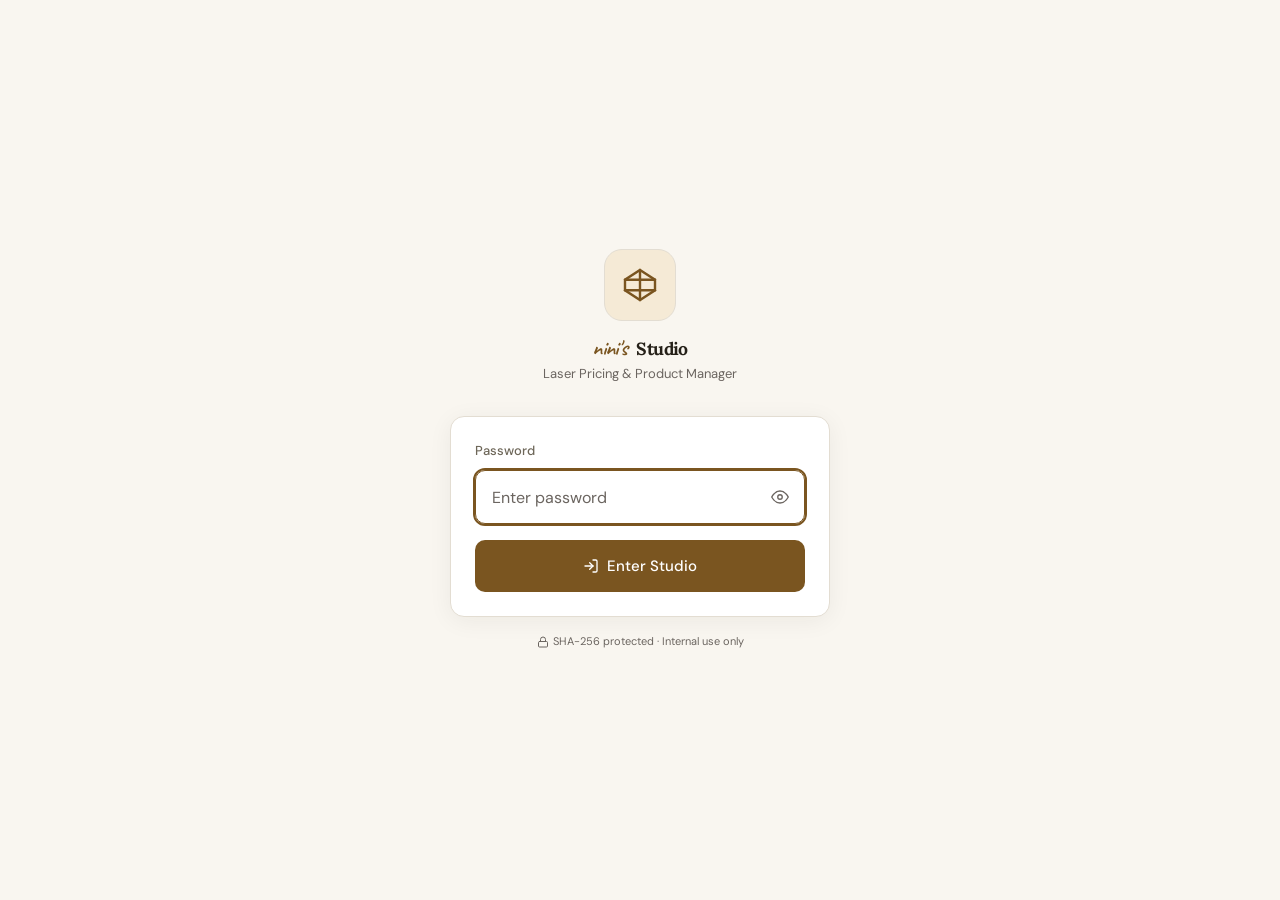
<file: index.html>
<!DOCTYPE html>
<html lang="en">
<head>
<meta charset="UTF-8">
<meta http-equiv="refresh" content="0;url=login.html">
<title>nini's Studio</title>
</head>
<body>
<script>window.location.replace('login.html');</script>
</body>
</html>
</file>
<file: style.css>
/* ============================================================
   nini's Studio — Shared Design System  |  Mobile-first
   ============================================================ */

/* ── Reset ── */
*, *::before, *::after { box-sizing: border-box; margin: 0; padding: 0; }
html { -webkit-text-size-adjust: 100%; scroll-behavior: smooth; }
img, svg { display: block; }
input, button, select, textarea { font: inherit; }
button { cursor: pointer; }
a { color: inherit; text-decoration: none; }

/* ── Tokens ── */
:root {
  --bg:           #F9F6F0;
  --surface:      #FFFFFF;
  --surface2:     #F4F1EB;
  --surface3:     #EDE9E0;
  --border:       #E3DDD2;
  --border2:      #C8C1B4;

  --text:         #252018;
  --text-2:       #6E6759;
  --text-3:       #6B6560;

  --accent:       #7A5520;
  --accent-light: #F5EAD6;
  --accent-mid:   #9B6B2E;
  --accent-dark:  #7A5520;

  --danger:       #9B2335;
  --danger-light: #FBECEE;
  --danger-border:#E8A0A8;

  --warn:         #7A6610;
  --warn-light:   #FFFBE8;
  --warn-border:  #EDD97A;

  --ok:           #1E6641;
  --ok-light:     #E8F4ED;
  --ok-border:    #74C69A;

  --info:         #185FA5;
  --info-light:   #E6F1FB;
  --info-border:  #85B7EB;

  /* Slider zone colours */
  --zone-good:  #74C69A;
  --zone-great: #85B7EB;

  /* Type */
  --font-sans:  'DM Sans', system-ui, sans-serif;
  --font-serif: 'Lora', Georgia, serif;
  --font-brand: 'Caveat', cursive;

  /* Space scale */
  --s1:4px; --s2:8px; --s3:12px; --s4:16px;
  --s5:20px; --s6:24px; --s7:32px; --s8:48px; --s9:64px;

  /* Radii */
  --r-xs:4px; --r-sm:6px; --r-md:10px; --r-lg:14px; --r-xl:20px;

  /* Touch target */
  --touch: 48px;

  /* Navigation bar */
  --nav-h: 60px;

  /* Price bar height — mobile: top(40)+3×row(58)+save(50)+vat(20) = 278px */
  --bar-h: 278px;

  /* Accessible input borders (WCAG 3:1) */
  --border-input:   #767068;
  --border-input-f: #7A5520;
}

/* Price bar collapses to 1 row on tablet */
@media (min-width: 600px) {
  :root { --bar-h: 164px; }
}

/* ── Base ── */
body {
  font-family: var(--font-sans);
  font-size: 15px;
  line-height: 1.6;
  color: var(--text);
  background: var(--bg);
  min-height: 100vh;
  padding-bottom: var(--nav-h);
}
body.has-bar {
  padding-bottom: var(--bar-h); /* nav is hidden on mobile, so no nav-h offset */
}
/* Hide bottom nav while creating/editing a product (mobile only) */
body.has-bar .bottom-nav {
  display: none;
}
@media (min-width: 600px) {
  body.has-bar {
    padding-bottom: calc(var(--nav-h) + var(--bar-h));
  }
  body.has-bar .bottom-nav {
    display: flex;
  }
}

/* ── Typography ── */
.font-serif { font-family: var(--font-serif); }
.font-brand { font-family: var(--font-brand); }
h1 { font-family:var(--font-serif); font-size:clamp(1.4rem,5vw,1.75rem); font-weight:700; letter-spacing:-.02em; line-height:1.15; }
h2 { font-family:var(--font-serif); font-size:clamp(1.1rem,4vw,1.35rem); font-weight:700; letter-spacing:-.01em; line-height:1.2; }
h3 { font-size:1rem; font-weight:500; }
.label-caps { font-size:10px; font-weight:500; text-transform:uppercase; letter-spacing:.1em; color:var(--text-2); }
.text-muted  { color:var(--text-2); }
.text-faint  { color:var(--text-3); }
.text-accent { color:var(--accent); }
.text-danger { color:var(--danger); }
.text-ok     { color:var(--ok); }

/* ── Layout ── */
.page-wrap {
  width: 100%;
  max-width: 720px;
  margin: 0 auto;
  padding: var(--s3) var(--s3) var(--s5);
}
@media (min-width: 480px) { .page-wrap { padding: var(--s4); } }
@media (min-width: 640px) { .page-wrap { padding: var(--s5) var(--s5) var(--s6); } }
@media (min-width: 960px) { .page-wrap { max-width: 960px; padding: var(--s7) var(--s5); } }

/* ── Top header ── */
.topbar {
  position: sticky; top: 0; z-index: 60;
  background: var(--surface);
  border-bottom: 1px solid var(--border);
  display: flex; align-items: center; gap: var(--s2);
  padding: 0 var(--s3); height: 52px; min-width: 0;
}
@media (min-width: 480px) { .topbar { padding: 0 var(--s4); height: 56px; gap: var(--s3); } }

.topbar-brand { display:flex; align-items:baseline; gap:3px; flex-shrink:0; }
.brand-nini { font-family:var(--font-brand); font-size:1.4rem; font-weight:600; color:var(--accent); line-height:1; }
.brand-word { font-family:var(--font-serif); font-size:1.1rem; font-weight:700; color:var(--text); line-height:1; }

.topbar-title {
  font-size: 14px; font-weight: 500;
  flex: 1; min-width: 0;
  white-space: nowrap; overflow: hidden; text-overflow: ellipsis;
  padding: 0 var(--s2);
}
@media (min-width: 480px) { .topbar-title { font-size: 15px; } }

.topbar-action { margin-left: auto; flex-shrink: 0; }

.back-btn {
  display: inline-flex; align-items: center; gap: var(--s1);
  height: 44px; padding: 0 var(--s3);
  border-radius: var(--r-sm); font-size: 13px; font-weight: 500;
  color: var(--text-2); border: 1px solid var(--border);
  background: var(--surface2); transition: background .12s, color .12s;
  flex-shrink: 0; white-space: nowrap;
}
@media (min-width: 480px) { .back-btn { gap: var(--s2); padding: 0 var(--s3); } }
.back-btn:hover { background:var(--accent-light); color:var(--accent); border-color:var(--accent-mid); }
.back-btn:focus-visible { outline: 2px solid var(--border-input-f); outline-offset: 2px; }
.back-btn svg { width:14px; height:14px; stroke:currentColor; fill:none; stroke-width:2; stroke-linecap:round; }

/* ── Bottom navigation ── */
.bottom-nav {
  position: fixed; bottom: 0; left: 0; right: 0; z-index: 70;
  height: var(--nav-h);
  background: var(--surface);
  border-top: 1px solid var(--border);
  display: flex; align-items: stretch;
}
.nav-item {
  flex: 1; display: flex; flex-direction: column;
  align-items: center; justify-content: center; gap: 2px;
  font-size: 10px; font-weight: 500; color: var(--text-3);
  text-decoration: none; transition: color .15s;
  -webkit-tap-highlight-color: transparent; position: relative;
}
.nav-item svg { width:22px; height:22px; stroke:currentColor; fill:none; stroke-width:1.8; stroke-linecap:round; stroke-linejoin:round; }
.nav-item.active { color: var(--accent); }
.nav-item:focus-visible { outline: 2px solid var(--border-input-f); outline-offset: -3px; }
.nav-item.active::before {
  content: ''; position: absolute; top: 0; left: 20%; right: 20%;
  height: 2px; background: var(--accent); border-radius: 0 0 2px 2px;
}
.nav-item.fab .fab-circle {
  width: 44px; height: 44px; border-radius: 50%;
  background: var(--accent); color: white;
  display: flex; align-items: center; justify-content: center;
  box-shadow: 0 2px 12px rgba(122,85,32,.35);
  transition: background .15s, transform .1s;
}
.nav-item.fab:active .fab-circle { transform: scale(.93); }
.nav-item.fab .fab-circle svg { stroke: white; width: 22px; height: 22px; }
.nav-item.fab span { font-size: 9px; color: var(--text-3); margin-top: 1px; }

/* ── Cards ── */
.card { background:var(--surface); border:1px solid var(--border); border-radius:var(--r-lg); overflow:hidden; }
.card + .card { margin-top: var(--s2); }
@media (min-width: 480px) { .card + .card { margin-top: var(--s3); } }

.card-header {
  display: flex; align-items: center; gap: var(--s3);
  padding: var(--s3) var(--s3) var(--s3) var(--s4);
  min-height: var(--touch);
}
@media (min-width: 480px) { .card-header { padding: var(--s4) var(--s4) var(--s4) var(--s5); } }
.card-header.clickable { cursor:pointer; -webkit-tap-highlight-color:transparent; user-select:none; }
.card-header.clickable:active { background:var(--surface2); }
.card-body { padding: 0 var(--s3) var(--s3); }
@media (min-width: 480px) { .card-body { padding: 0 var(--s5) var(--s5); } }
.card-title { font-size:10px; font-weight:500; text-transform:uppercase; letter-spacing:.1em; color:var(--text-2); }
.card-chevron { margin-left:auto; width:18px; height:18px; stroke:var(--text-3); fill:none; stroke-width:2; stroke-linecap:round; transition:transform .2s; flex-shrink:0; }
.card.collapsed .card-chevron { transform: rotate(-90deg); }
.card.collapsed .card-body    { display: none; }
.card-badge { margin-left:auto; background:var(--accent-light); color:var(--accent); font-size:11px; font-weight:500; padding:2px var(--s3); border-radius:var(--r-xl); }

/* ── Form elements ── */
.field { margin-bottom: var(--s4); }
.field:last-child { margin-bottom: 0; }
.field-label { display:block; font-size:12px; font-weight:500; color:var(--text-2); margin-bottom:var(--s2); }

.input {
  width:100%; height:var(--touch);
  border:1.5px solid var(--border-input); border-radius:var(--r-md);
  padding: 0 var(--s4); font-size:16px; color:var(--text); background:var(--bg);
  transition: border-color .15s, background .15s; -webkit-appearance: none;
}
.input:focus { border-color:var(--border-input-f); background:var(--surface); outline:2px solid var(--border-input-f); outline-offset:0; }
.input.err   { border-color:var(--danger); outline:2px solid var(--danger); outline-offset:0; }
.input::placeholder { color:var(--text-3); }

.select {
  width:100%; height:var(--touch);
  border:1.5px solid var(--border-input); border-radius:var(--r-md);
  padding: 0 36px 0 var(--s4); font-size:16px; color:var(--text); background:var(--bg);
  transition: border-color .15s; -webkit-appearance:none;
  background-image: url("data:image/svg+xml,%3Csvg width='12' height='8' viewBox='0 0 12 8' fill='none' xmlns='http://www.w3.org/2000/svg'%3E%3Cpath d='M1 1L6 6L11 1' stroke='%236B6560' stroke-width='1.8' stroke-linecap='round'/%3E%3C/svg%3E");
  background-repeat: no-repeat; background-position: right 14px center;
}
.select:focus { border-color:var(--border-input-f); outline:2px solid var(--border-input-f); outline-offset:0; }
.select.err   { border-color:var(--danger); }

.input-group {
  display:flex; align-items:stretch;
  border:1.5px solid var(--border-input); border-radius:var(--r-md);
  background:var(--bg); overflow:hidden; transition:border-color .15s;
}
.input-group:focus-within { border-color:var(--border-input-f); background:var(--surface); outline:2px solid var(--border-input-f); outline-offset:0; }
.input-group.err { border-color:var(--danger); outline:2px solid var(--danger); outline-offset:0; }
.input-group__affix {
  display:flex; align-items:center; padding:0 var(--s2);
  font-size:12px; color:var(--text-3);
  background:var(--surface2); border-right:1px solid var(--border);
  white-space:nowrap; flex-shrink:0;
}
.input-group__affix.suf { border-left:1px solid var(--border); border-right:none; }
.input-group input { flex:1; min-width:0; border:none; outline:none; padding:0 var(--s2); height:44px; font-size:16px; background:transparent; color:var(--text); -webkit-appearance:none; }
.input-group.compact .input-group__affix { padding:0 var(--s2); font-size:11px; }
.input-group.compact input { height:44px; font-size:16px; width:60px; }

.form-row { display:flex; flex-direction:column; gap:var(--s2); margin-bottom:var(--s4); }
.form-row:last-child { margin-bottom:0; }
.form-row__label { font-size:13px; color:var(--text-2); font-weight:500; }
.form-row__controls { display:flex; align-items:center; gap:var(--s2); flex-wrap:wrap; }
.form-row__hint { font-size:11px; color:var(--text-3); }
@media (min-width: 560px) {
  .form-row { flex-direction:row; align-items:flex-start; padding-top:2px; }
  .form-row__label { min-width:130px; flex-shrink:0; padding-top:10px; }
  .form-row__controls { flex:1; }
  .form-row > div:last-child { flex:1; }
}

/* ── Buttons ── */
.btn {
  display:inline-flex; align-items:center; justify-content:center; gap:var(--s2);
  height:var(--touch); padding:0 var(--s4);
  border-radius:var(--r-md); font-size:14px; font-weight:500;
  border:1.5px solid var(--border); background:var(--surface); color:var(--text);
  transition:background .12s, border-color .12s, transform .1s;
  white-space:nowrap; -webkit-tap-highlight-color:transparent;
}
.btn:active { transform:scale(.97); }
.btn:hover  { background:var(--surface2); }
.btn:focus-visible          { outline:2px solid var(--border-input-f); outline-offset:2px; }
.btn--primary               { background:var(--accent); border-color:var(--accent); color:white; }
.btn--primary:hover         { background:var(--accent-mid); border-color:var(--accent-mid); }
.btn--primary:focus-visible { outline:2px solid #fff; outline-offset:2px; }
.btn--danger:hover          { background:var(--danger-light); border-color:var(--danger-border); color:var(--danger); }
.btn--ghost                 { border:none; background:none; color:var(--text-3); height:36px; padding:0 var(--s2); }
.btn--ghost:hover           { background:var(--danger-light); color:var(--danger); }
.btn--sm                    { height:36px; padding:0 var(--s3); font-size:13px; }
.btn--sm svg                { width:13px; height:13px; }
.btn svg                    { width:16px; height:16px; stroke:currentColor; fill:none; stroke-width:2; stroke-linecap:round; }
.btn.loading                { opacity:.7; pointer-events:none; }

/* ── Toggle switch ── */
.toggle-row { display:flex; align-items:flex-start; gap:var(--s4); padding:var(--s2) 0; }
.toggle-switch {
  -webkit-appearance:none; appearance:none; border:none; padding:0;
  position:relative; display:inline-block; width:44px; height:26px;
  border-radius:13px; background:var(--border2);
  cursor:pointer; flex-shrink:0; transition:background .2s;
  margin-top:1px; vertical-align:middle;
}
.toggle-switch.on { background:var(--accent); }
.toggle-switch:focus-visible { outline:2px solid var(--border-input-f); outline-offset:2px; }
.toggle-switch::after {
  content:''; position:absolute;
  width:20px; height:20px; background:white; border-radius:50%;
  top:3px; left:3px; transition:left .2s;
  box-shadow:0 1px 4px rgba(0,0,0,.2);
}
.toggle-switch.on::after { left:21px; }
.toggle-label { font-size:14px; flex:1; }
.toggle-label small { display:block; font-size:12px; color:var(--text-3); margin-top:1px; }

/* ── Badge ── */
.badge { display:inline-flex; align-items:center; gap:4px; padding:3px 10px; border-radius:var(--r-xl); font-size:11px; font-weight:500; }
.badge--danger { background:var(--danger-light); color:var(--danger); }
.badge--warn   { background:var(--warn-light);   color:var(--warn); }
.badge--ok     { background:var(--ok-light);     color:var(--ok); }
.badge--info   { background:var(--info-light);   color:var(--info); }
.badge--accent { background:var(--accent-light); color:var(--accent); }

/* ── Divider ── */
.divider { border:none; border-top:1px solid var(--border); margin:var(--s4) 0; }
.divider--dashed { border-top-style:dashed; border-color:var(--border2); }

/* ── Alerts ── */
.val-banner { display:none; background:var(--danger-light); border:1px solid var(--danger-border); border-radius:var(--r-md); padding:var(--s4); margin-bottom:var(--s4); }
.val-banner.show   { display:block; }
.val-banner__title { font-size:13px; font-weight:500; color:var(--danger); margin-bottom:var(--s2); }
.val-banner__list  { list-style:none; }
.val-banner__list li { font-size:13px; color:var(--danger); display:flex; align-items:center; gap:var(--s2); padding:2px 0; }
.val-banner__list li::before { content:''; width:5px; height:5px; border-radius:50%; background:var(--danger); flex-shrink:0; }
.alert { padding:var(--s3) var(--s4); border-radius:var(--r-sm); font-size:13px; display:none; }
.alert.show    { display:block; }
.alert--danger { background:var(--danger-light); border:1px solid var(--danger-border); color:var(--danger); }
.alert--warn   { background:var(--warn-light);   border:1px solid var(--warn-border);   color:var(--warn); }

/* ── Loading overlay ── */
.db-overlay {
  position:fixed; inset:0; z-index:300;
  background:rgba(249,246,240,.96); backdrop-filter:blur(4px);
  display:flex; flex-direction:column; align-items:center; justify-content:center;
  gap:var(--s4); transition:opacity .3s;
}
.db-overlay.hidden { opacity:0; pointer-events:none; }
.db-overlay p { font-size:14px; font-weight:500; color:var(--text); }
.spinner { width:32px; height:32px; border:3px solid var(--border); border-top-color:var(--accent); border-radius:50%; animation:spin .7s linear infinite; }
.spinner--sm { width:18px; height:18px; border-width:2px; }
@keyframes spin { to { transform:rotate(360deg); } }

/* ── Toast ── */
.toast {
  position:fixed; top:60px; right:var(--s3); z-index:200;
  display:flex; align-items:center; gap:var(--s2);
  padding:6px 14px; border-radius:var(--r-xl);
  font-size:12px; font-weight:500; border:1px solid;
  transition:opacity .25s, transform .25s;
  opacity:0; transform:translateY(-6px); pointer-events:none;
  max-width: calc(100vw - 2*var(--s3));
}
.toast.show   { opacity:1; transform:none; }
.toast.saving { background:var(--warn-light);   border-color:var(--warn-border);   color:var(--warn); }
.toast.saved  { background:var(--ok-light);     border-color:var(--ok-border);     color:var(--ok); }
.toast.err    { background:var(--danger-light); border-color:var(--danger-border); color:var(--danger); }

/* ── Margin / risk slider (range 50–85) ── */
.slider-wrap-mobile { position:relative; padding:8px 0 4px; margin-bottom:6px; }
.risk-track {
  position:absolute; left:0; right:0; top:24px;
  height:8px; border-radius:4px; pointer-events:none;
  /* good zone 50–67 = 48.57%, great zone 67–85 = 51.43% */
  background: linear-gradient(to right,
    var(--zone-good)  0% 48.57%,
    var(--zone-great) 48.57% 100%
  );
}
input[type=range].risk-slider {
  -webkit-appearance:none; appearance:none;
  width:100%; height:40px; background:transparent; cursor:pointer; position:relative;
}
input[type=range].risk-slider::-webkit-slider-runnable-track { height:8px; border-radius:4px; background:transparent; }
input[type=range].risk-slider::-webkit-slider-thumb {
  -webkit-appearance:none;
  width:30px; height:30px; border-radius:50%;
  background:white; border:3px solid var(--thumb-color, var(--ok));
  box-shadow:0 2px 10px rgba(0,0,0,.2); margin-top:-11px;
  cursor:pointer; transition:border-color .2s, transform .1s;
}
input[type=range].risk-slider:active::-webkit-slider-thumb { transform:scale(1.1); }
input[type=range].risk-slider::-moz-range-track { height:8px; border-radius:4px; background:transparent; }
input[type=range].risk-slider::-moz-range-thumb {
  width:30px; height:30px; border-radius:50%;
  border:3px solid var(--thumb-color, var(--ok));
  background:white; box-shadow:0 2px 10px rgba(0,0,0,.2); cursor:pointer;
}
input[type=range].risk-slider:focus-visible { outline:2px solid var(--border-input-f); outline-offset:3px; border-radius:4px; }

.slider-ticks-mobile { display:flex; position:relative; height:20px; margin-bottom:4px; }
.slider-tick-m { position:absolute; transform:translateX(-50%); font-size:10px; color:var(--text-3); }
.zone-labels { display:flex; font-size:10px; margin-top:2px; }
.zone-label-item { text-align:center; flex:1; }
.zone-label-item.good  { color:var(--ok); }
.zone-label-item.great { color:var(--info); }

.margin-big { display:flex; align-items:center; justify-content:space-between; margin-bottom:14px; gap:10px; }
.margin-pct-large { font-family:var(--font-serif); font-size:clamp(2rem,8vw,3rem); font-weight:700; line-height:1; transition:color .2s; }
.margin-mult-line { font-size:14px; font-weight:500; color:var(--text-2); margin-top:3px; transition:color .2s; }

.risk-pill-large {
  display:inline-flex; flex-direction:column; align-items:center;
  padding:8px 14px; border-radius:var(--r-md);
  font-size:13px; font-weight:500; line-height:1.3;
  text-align:center; border:1.5px solid; min-width:80px;
}
.risk-pill-large small { font-size:10px; font-weight:400; margin-top:2px; opacity:.8; }
.risk-pill-large.good  { background:var(--ok-light);   color:var(--ok);   border-color:var(--ok-border); }
.risk-pill-large.great { background:var(--info-light); color:var(--info); border-color:var(--info-border); }

.risk-pill { display:inline-flex; align-items:center; gap:var(--s2); padding:4px 10px; border-radius:var(--r-xl); font-size:12px; font-weight:500; }
.risk-pill.good  { background:var(--ok-light);   color:var(--ok);   border:1px solid var(--ok-border); }
.risk-pill.great { background:var(--info-light); color:var(--info); border:1px solid var(--info-border); }

/* ── Rec price strip ── */
.rec-strip { display:grid; grid-template-columns:1fr; gap:var(--s2); }
@media (min-width: 400px) { .rec-strip { grid-template-columns:repeat(3,1fr); } }
.rec-card { border-radius:var(--r-sm); padding:var(--s3) var(--s4); border:1px solid; }
.rec-card--ok    { background:var(--warn-light);  border-color:var(--warn-border); }
.rec-card--good  { background:var(--ok-light);    border-color:var(--ok-border); }
.rec-card--great { background:var(--info-light);  border-color:var(--info-border); }
.rec-mult-label { font-size:9px; font-weight:500; text-transform:uppercase; letter-spacing:.08em; margin-bottom:2px; }
.rec-card--ok .rec-mult-label    { color:var(--warn); }
.rec-card--good .rec-mult-label  { color:var(--ok); }
.rec-card--great .rec-mult-label { color:var(--info); }
.rec-price { font-family:var(--font-serif); font-size:1.2rem; font-weight:700; line-height:1.1; }
.rec-card--ok .rec-price    { color:var(--warn); }
.rec-card--good .rec-price  { color:var(--ok); }
.rec-card--great .rec-price { color:var(--info); }
.rec-desc { font-size:11px; margin-top:1px; }
.rec-card--ok .rec-desc    { color:var(--warn); }
.rec-card--good .rec-desc  { color:var(--ok); }
.rec-card--great .rec-desc { color:var(--info); }

/* ── Product grid ── */
.product-grid { display:grid; grid-template-columns:1fr 1fr; gap:var(--s2); }
@media (min-width: 500px) { .product-grid { gap:var(--s3); } }
@media (min-width: 640px) { .product-grid { grid-template-columns:repeat(3,1fr); gap:var(--s4); } }
@media (min-width: 960px) { .product-grid { grid-template-columns:repeat(4,1fr); } }

.product-card {
  background:var(--surface); border:1px solid var(--border); border-radius:var(--r-lg);
  overflow:hidden; display:flex; flex-direction:column;
  transition:transform .15s, border-color .15s; position:relative;
}
.product-card:hover { transform:translateY(-2px); border-color:var(--border2); }
.product-card__img { width:100%; aspect-ratio:1; object-fit:cover; background:var(--surface2); }
.product-card__no-img { width:100%; aspect-ratio:1; background:var(--surface2); display:flex; flex-direction:column; align-items:center; justify-content:center; gap:var(--s1); color:var(--text-3); font-size:10px; }
.product-card__no-img svg { width:26px; height:26px; stroke:var(--border2); fill:none; stroke-width:1.5; stroke-linecap:round; }
.product-card__body { padding:var(--s2); flex:1; display:flex; flex-direction:column; }
@media (min-width: 480px) { .product-card__body { padding:var(--s3); } }
.product-card__name { font-family:var(--font-serif); font-size:.9rem; font-weight:700; line-height:1.2; margin-bottom:var(--s1); }
.product-card__mat  { font-size:10px; color:var(--text-3); margin-bottom:var(--s2); white-space:nowrap; overflow:hidden; text-overflow:ellipsis; }
.product-card__price-row { display:flex; justify-content:space-between; align-items:baseline; font-size:10px; color:var(--text-2); padding:2px 0; }
.product-card__price-row span:last-child { font-weight:500; color:var(--text); font-size:11px; }
.product-card__price-override { color:var(--accent) !important; }
.product-card__footer { margin-top:var(--s2); padding-top:var(--s2); border-top:1px solid var(--border); display:flex; align-items:center; justify-content:space-between; flex-wrap:wrap; gap:var(--s1); }
.product-card__actions { display:flex; gap:var(--s1); }

.icon-btn { width:44px; height:44px; border-radius:var(--r-sm); border:1px solid var(--border); background:var(--surface2); color:var(--text-2); display:flex; align-items:center; justify-content:center; transition:background .12s, color .12s; }
.icon-btn svg { width:13px; height:13px; stroke:currentColor; fill:none; stroke-width:2; stroke-linecap:round; }
.icon-btn:hover.edit { background:var(--accent-light); color:var(--accent); border-color:var(--accent-mid); }
.icon-btn:hover.del  { background:var(--danger-light); color:var(--danger); border-color:var(--danger-border); }
.icon-btn:focus-visible { outline:2px solid var(--border-input-f); outline-offset:2px; }

.rank-badge { position:absolute; top:var(--s2); left:var(--s2); font-size:10px; font-weight:500; color:white; background:rgba(0,0,0,.42); backdrop-filter:blur(4px); border-radius:var(--r-xl); padding:2px 8px; opacity:0; transition:opacity .2s; }
.sorting-margin .rank-badge { opacity:1; }
.card-new { background:var(--surface); border:2px dashed var(--border2); border-radius:var(--r-lg); aspect-ratio:1; display:flex; flex-direction:column; align-items:center; justify-content:center; gap:var(--s2); cursor:pointer; color:var(--text-3); font-size:11px; transition:border-color .15s, background .15s, color .15s; -webkit-tap-highlight-color:transparent; }
.card-new:hover { border-color:var(--accent-mid); background:var(--accent-light); color:var(--accent); }

/* ════════════════════════════════════════════
   STICKY PRICE BAR
   Mobile: stacked rows. Tablet 600px+: 3 cols.
════════════════════════════════════════════ */
.price-bar {
  position: fixed;
  bottom: var(--nav-h); /* sits on top of the bottom nav */
  left: 0; right: 0;
  z-index: 65;
  background: var(--surface);
  border-top: 1px solid var(--border);
  box-shadow: 0 -4px 20px rgba(37,32,24,.07);
}

/* Top strip: cost / margin */
.price-bar__top {
  display: flex; align-items: center; gap: var(--s3);
  padding: 0 var(--s4); height: 40px;
  background: var(--surface2); border-bottom: 1px solid var(--border);
}
.price-bar__cost { font-size:12px; color:var(--text-2); white-space:nowrap; }
.price-bar__cost strong { color:var(--text); font-weight:500; }
.price-bar__margin { margin-left:auto; display:flex; align-items:center; gap:var(--s2); }
.price-bar__pct { font-family:var(--font-serif); font-size:1rem; font-weight:700; line-height:1; transition:color .2s; }
.price-bar__risk { font-size:11px; font-weight:500; padding:2px 8px; border-radius:var(--r-xl); transition:background .2s, color .2s; }

/* Channel list: vertical stack on mobile */
.price-bar__channels { display:flex; flex-direction:column; }

/* Each channel: 2-col grid — left(label+price) / right(input+profit) */
.price-bar__channel {
  display: grid;
  grid-template-columns: 1fr 1fr;
  align-items: start;
  padding: 7px var(--s4);
  gap: var(--s3);
  border-bottom: 1px solid var(--border);
  /* Subtle left border accent per channel */
  border-left: 3px solid transparent;
}
.price-bar__channel:last-child { border-bottom: none; }
.ch--fair { border-left-color: var(--ok-border); }
.ch--etsy { border-left-color: var(--danger-border); }
.ch--web  { border-left-color: var(--info-border); }

/* Left column */
.price-bar__ch-left { display:flex; flex-direction:column; gap:2px; min-width:0; }

.price-bar__ch-label {
  display: flex; align-items: center; gap: 4px;
  font-size: 9px; font-weight: 600;
  text-transform: uppercase; letter-spacing: .08em;
  line-height: 1; margin-bottom: 1px;
}
.ch--fair .price-bar__ch-label { color:var(--ok); }
.ch--etsy .price-bar__ch-label { color:var(--danger); }
.ch--web  .price-bar__ch-label { color:var(--info); }
.ch-icon { width:11px; height:11px; stroke:currentColor; fill:none; stroke-width:2; stroke-linecap:round; stroke-linejoin:round; flex-shrink:0; }

.price-bar__ch-price-row { display:flex; align-items:baseline; gap:5px; flex-wrap:nowrap; }
.price-bar__ch-price { font-family:var(--font-serif); font-size:1.2rem; font-weight:700; line-height:1; white-space:nowrap; transition:color .2s; }
.price-bar__ch-vat  { font-size:9px; color:var(--text-3); white-space:nowrap; flex-shrink:0; }

/* Right column */
.price-bar__ch-right { display:flex; flex-direction:column; gap:4px; }

.price-bar__ch-input {
  display:flex; align-items:center;
  width:100%; height:40px;
  border:1.5px solid var(--border-input); border-radius:var(--r-md);
  background:var(--surface); overflow:hidden;
  transition:border-color .15s, box-shadow .15s;
}
.price-bar__ch-input:focus-within { border-color:var(--border-input-f); box-shadow:0 0 0 2px var(--accent-light); }
.price-bar__ch-input span { padding:0 var(--s2) 0 var(--s3); font-size:13px; color:var(--text-3); flex-shrink:0; user-select:none; }
.price-bar__ch-input input {
  flex:1; min-width:0; border:none; outline:none;
  padding:0 var(--s2) 0 0; height:100%;
  font-size:15px; font-family:var(--font-sans);
  background:transparent; color:var(--text);
}
.price-bar__ch-input input::placeholder { color:var(--text-3); font-size:12px; }

/* Smart rounding chips */
.ch-rounds { display:flex; gap:4px; flex-wrap:wrap; min-height:0; }
.round-chip {
  display:inline-flex; align-items:center;
  height:22px; padding:0 8px; border-radius:11px;
  border:1px solid var(--border2); background:var(--surface2);
  color:var(--text-2); font-size:11px; font-weight:500;
  font-family:var(--font-serif);
  cursor:pointer; white-space:nowrap;
  transition:background .12s, border-color .12s, color .12s;
}
.round-chip:hover { background:var(--accent-light); border-color:var(--accent-mid); color:var(--accent); }
.round-chip:active { transform:scale(.95); }

/* Profit / hint line */
.ch-profit {
  font-size:10px; line-height:1.3; min-height:14px;
  display:flex; align-items:baseline; gap:5px; flex-wrap:wrap;
}
.ch-profit--bad { color:var(--danger); font-weight:500; }
.ch-profit__keep { color:var(--text-2); }
.ch-profit__keep strong { font-family:var(--font-serif); font-size:12px; font-weight:700; color:var(--ok); }
.ch-profit__margin { font-size:10px; color:var(--text-3); }

/* VAT footer */
.price-bar__vat-note {
  text-align:center; font-size:10px; color:var(--text-3);
  padding:4px var(--s4);
  border-top:1px solid var(--border);
  background:var(--surface2);
}

/* Full-width save button */
.price-bar__save-row {
  padding: var(--s2) var(--s3);
  border-top: 1px solid var(--border);
}
.price-bar__save {
  display:flex; align-items:center; justify-content:center; gap:var(--s2);
  width:100%; height:44px; border-radius:var(--r-md);
  font-size:15px; font-weight:500; font-family:var(--font-sans);
  background:var(--accent); border:none; color:white;
  cursor:pointer; transition:background .12s, transform .1s;
}
.price-bar__save:hover   { background:var(--accent-mid); }
.price-bar__save:active  { transform:scale(.98); }
.price-bar__save.loading { opacity:.7; pointer-events:none; }
.price-bar__save:focus-visible { outline:2px solid white; outline-offset:2px; }
.price-bar__save svg { width:16px; height:16px; stroke:white; fill:none; stroke-width:2; stroke-linecap:round; }

/* Tablet 600px+: 3 columns side by side */
@media (min-width: 600px) {
  .price-bar__channels { flex-direction:row; border-bottom:1px solid var(--border); }
  .price-bar__channel {
    flex:1; display:flex; flex-direction:column;
    border-bottom:none; border-right:1px solid var(--border); border-left:none;
    padding:var(--s2) var(--s3); gap:3px;
    /* Keep channel accent as top border on tablet */
    border-top:2px solid transparent;
  }
  .ch--fair { border-top-color:var(--ok-border); }
  .ch--etsy { border-top-color:var(--danger-border); }
  .ch--web  { border-top-color:var(--info-border); }
  .price-bar__channel:last-child { border-right:none; }
  .price-bar__ch-left  { width:100%; }
  .price-bar__ch-right { width:100%; }
  .price-bar__ch-input { height:34px; }
  .price-bar__ch-input input { font-size:13px; }
  .round-chip { height:20px; font-size:10px; padding:0 6px; }
  .ch-profit { font-size:9px; }
  .ch-profit__keep strong { font-size:11px; }
  .price-bar__save-row { padding:var(--s2) var(--s4); }
}

/* ── Popover ── */
.info-wrap { position:relative; }
.info-btn { width:20px; height:20px; border-radius:50%; border:1px solid var(--border); background:var(--surface2); color:var(--text-3); font-size:10px; cursor:pointer; display:flex; align-items:center; justify-content:center; font-family:Georgia,serif; font-style:italic; user-select:none; transition:background .15s; }
.info-btn:hover, .info-btn.open { background:var(--accent-light); border-color:var(--accent-mid); color:var(--accent); }
.popover {
  display:none; position:absolute; bottom:calc(100% + 8px); right:0;
  width:min(260px, 90vw);
  background:#1E1A14; border-radius:var(--r-md); padding:var(--s4);
  font-size:12px; line-height:1.5; z-index:200;
  box-shadow:0 -4px 32px rgba(0,0,0,.25);
}
.popover.open { display:block; }
.popover::after { content:''; position:absolute; bottom:-5px; right:7px; width:10px; height:10px; background:#1E1A14; transform:rotate(45deg); border-radius:2px; }
.pop-section   { font-size:9px; text-transform:uppercase; letter-spacing:.1em; color:rgba(255,255,255,.55); margin:6px 0 4px; }
.pop-row       { display:flex; justify-content:space-between; padding:2px 0; border-bottom:1px solid rgba(255,255,255,.06); color:rgba(255,255,255,.65); font-size:11.5px; }
.pop-row.bold  { color:rgba(255,255,255,.9); font-weight:500; border-color:rgba(255,255,255,.12); }
.pop-row.grand { border-top:1px solid rgba(255,255,255,.2); border-bottom:none; margin-top:4px; padding-top:5px; font-weight:500; color:white; }
.pop-row.profit-row  { color:#74C69A; font-weight:500; border-bottom:none; padding-top:4px; }
.pop-row.price-net   { color:rgba(255,255,255,.75); font-size:11.5px; }
.pop-row.price-gross { color:white; font-size:13px; font-weight:700; border-top:1px solid rgba(255,255,255,.2); margin-top:4px; padding-top:6px; border-bottom:none; }
.pop-divider { height:1px; background:rgba(255,255,255,.12); margin:6px 0; }
.pop-space   { height:4px; }

/* ── Image upload ── */
.img-upload { border:2px dashed var(--border2); border-radius:var(--r-md); padding:var(--s3); display:flex; align-items:center; gap:var(--s3); position:relative; cursor:pointer; transition:border-color .15s, background .15s; }
@media (min-width: 480px) { .img-upload { padding:var(--s4); gap:var(--s4); } }
.img-upload:hover, .img-upload.drag { border-color:var(--accent-mid); background:var(--accent-light); }
.img-upload input[type=file] { position:absolute; inset:0; opacity:0; cursor:pointer; width:100%; height:100%; }
.img-thumb { width:60px; height:60px; border-radius:var(--r-sm); border:1px solid var(--border); background:var(--surface2); flex-shrink:0; overflow:hidden; display:flex; flex-direction:column; align-items:center; justify-content:center; gap:var(--s1); color:var(--text-3); font-size:9px; }
@media (min-width: 480px) { .img-thumb { width:72px; height:72px; font-size:10px; } }
.img-thumb svg { width:20px; height:20px; stroke:var(--border2); fill:none; stroke-width:1.5; stroke-linecap:round; }
.img-thumb img { width:100%; height:100%; object-fit:cover; display:none; }
.img-thumb img.show { display:block; }
.img-info { flex:1; min-width:0; }
.img-info-title { font-size:13px; font-weight:500; color:var(--text); margin-bottom:2px; }
.img-info-sub   { font-size:11px; color:var(--text-3); margin-bottom:var(--s2); }
.img-actions    { display:flex; gap:var(--s2); flex-wrap:wrap; position:relative; z-index:1; }
.img-success    { font-size:11px; color:var(--ok); font-weight:500; margin-top:var(--s1); display:none; }
.img-success.show { display:block; }

/* ── Pcs override ── */
.pcs-override { display:none; margin-top:8px; padding:10px 12px; background:var(--surface2); border-radius:var(--r-sm); border:1px solid var(--border); }
.pcs-override.show { display:block; }
.pcs-override__row { display:flex; align-items:center; gap:10px; flex-wrap:wrap; }
.pcs-override__label { font-size:13px; color:var(--text-2); flex:1; min-width:140px; }
.pcs-override__default { font-size:11px; color:var(--text-3); margin-top:4px; }

/* ── Settings: fee channels ── */
.fee-channels { display:flex; flex-direction:column; gap:10px; }
.fee-channel { background:var(--surface); border:1.5px solid var(--border); border-radius:var(--r-md); overflow:hidden; }
.fee-ch-header { display:flex; align-items:center; padding:10px 14px; gap:10px; }
.fee-ch-icon { width:36px; height:36px; border-radius:var(--r-sm); display:flex; align-items:center; justify-content:center; flex-shrink:0; }
.fee-ch-icon svg { width:18px; height:18px; stroke:currentColor; fill:none; stroke-width:1.8; stroke-linecap:round; }
.fee-ch-icon.fair { background:#E8F4ED; color:var(--ok); }
.fee-ch-icon.etsy { background:var(--danger-light); color:var(--danger); }
.fee-ch-icon.web  { background:var(--info-light); color:var(--info); }
.fee-ch-name    { font-size:14px; font-weight:500; color:var(--text); }
.fee-ch-summary { font-size:11px; color:var(--text-3); margin-top:1px; }
.fee-ch-total   { margin-left:auto; font-size:14px; font-weight:700; font-family:var(--font-serif); flex-shrink:0; }
.fee-ch-total.zero { color:var(--ok); }
.fee-ch-total.low  { color:var(--ok); }
.fee-ch-total.mid  { color:var(--warn); }
.fee-ch-total.high { color:var(--danger); }
.fee-ch-body { border-top:1px solid var(--border); padding:10px 14px; background:var(--surface2); }
.fee-row { display:flex; align-items:center; justify-content:space-between; padding:6px 0; border-bottom:1px solid var(--border); font-size:13px; color:var(--text-2); gap:var(--s2); }
.fee-row:last-child { border-bottom:none; }
.fee-row__label { flex:1; }
.fee-row__input-wrap { display:flex; align-items:center; gap:6px; flex-shrink:0; }
.fee-row__input { width:72px; height:44px; border:1.5px solid var(--border); border-radius:var(--r-sm); padding:0 8px; font-size:16px; font-weight:500; font-family:var(--font-sans); color:var(--text); background:white; text-align:right; transition:border-color .15s; }
.fee-row__input:focus { border-color:var(--border-input-f); outline:2px solid var(--border-input-f); outline-offset:0; }
.fee-row__unit { font-size:12px; color:var(--text-3); flex-shrink:0; min-width:16px; }
.fee-ch-hint { font-size:11px; color:var(--text-3); padding-top:8px; }

/* ── Sort controls ── */
.sort-bar { display:flex; align-items:center; gap:var(--s2); overflow-x:auto; -webkit-overflow-scrolling:touch; scrollbar-width:none; padding-bottom:2px; }
.sort-bar::-webkit-scrollbar { display:none; }
.sort-bar__label { font-size:11px; text-transform:uppercase; letter-spacing:.07em; color:var(--text-3); white-space:nowrap; }
.sort-btn { display:inline-flex; align-items:center; gap:4px; height:40px; padding:0 var(--s3); border-radius:var(--r-xl); font-size:12px; font-weight:500; border:1px solid var(--border); background:var(--surface); color:var(--text-2); white-space:nowrap; transition:background .12s, color .12s; }
.sort-btn.active { background:var(--accent-light); border-color:var(--accent-mid); color:var(--accent); }
.sort-btn:focus-visible { outline:2px solid var(--border-input-f); outline-offset:2px; }
.sort-btn svg { width:11px; height:11px; stroke:currentColor; fill:none; stroke-width:2.5; }

/* ── Material cards (settings) ── */
.mat-cards { display:flex; flex-direction:column; gap:8px; margin-bottom:16px; }
.mat-card { background:var(--surface2); border:1px solid var(--border); border-radius:var(--r-md); overflow:hidden; }
.mat-card-header { display:flex; align-items:center; gap:10px; padding:12px 14px; cursor:pointer; user-select:none; -webkit-tap-highlight-color:transparent; }
.mat-card-header:hover { background:rgba(0,0,0,.02); }
.mat-card-name  { font-size:14px; font-weight:500; color:var(--text); flex:1; min-width:0; }
.mat-card-price { font-size:12px; color:var(--text-2); flex-shrink:0; white-space:nowrap; }
.mat-card-chevron { width:16px; height:16px; stroke:var(--text-3); fill:none; stroke-width:2; stroke-linecap:round; transition:transform .2s; flex-shrink:0; }
.mat-card.open .mat-card-chevron { transform:rotate(180deg); }
.mat-card-detail { display:none; padding:0 14px 14px; border-top:1px solid var(--border); }
.mat-card.open .mat-card-detail  { display:block; }
.mat-detail-grid { display:grid; grid-template-columns:1fr 1fr; gap:10px 16px; margin-top:12px; }
@media (max-width: 400px) { .mat-detail-grid { grid-template-columns:1fr; } }
.mat-detail-field label { font-size:11px; font-weight:500; color:var(--text-2); display:block; margin-bottom:4px; }
.mat-detail-field input { width:100%; height:44px; border:1.5px solid var(--border); border-radius:var(--r-sm); padding:0 10px; font-size:16px; font-family:var(--font-sans); color:var(--text); background:white; outline:none; transition:border-color .15s; }
.mat-detail-field input:focus { border-color:var(--accent-mid); }
.mat-detail-field input::placeholder { color:var(--text-3); }
.mat-detail-field.full { grid-column:1/-1; }
.mat-detail-actions { display:flex; justify-content:space-between; align-items:center; margin-top:12px; padding-top:10px; border-top:1px dashed var(--border); }
.mat-link-preview { font-size:11px; color:var(--accent); white-space:nowrap; overflow:hidden; text-overflow:ellipsis; margin-top:3px; display:none; }
.mat-link-preview.show { display:block; }

/* ── Add material form (shared: settings + new) ── */
.add-mat-form { background:var(--accent-light); border:1.5px dashed var(--accent-mid); border-radius:var(--r-md); padding:14px; }
.add-mat-form__title { font-size:12px; font-weight:500; color:var(--accent-dark); margin-bottom:12px; }
.add-mat-form__row { display:grid; grid-template-columns:1fr auto; gap:8px; margin-bottom:10px; }
.add-mat-form__optional { display:grid; grid-template-columns:1fr 1fr; gap:8px; margin-bottom:10px; }
@media (max-width: 400px) { .add-mat-form__optional { grid-template-columns:1fr; } }
.add-mat-form__field { display:flex; flex-direction:column; gap:4px; }
.add-mat-form__label { font-size:11px; font-weight:500; color:var(--accent-dark); }
.add-mat-form input, .add-mat-form input[type=url] { width:100%; height:44px; border:1.5px solid var(--border); border-radius:var(--r-sm); padding:0 10px; font-size:16px; font-family:var(--font-sans); color:var(--text); background:white; outline:none; transition:border-color .15s; }
.add-mat-form input:focus { border-color:var(--accent-mid); }
.add-mat-form input::placeholder { color:var(--text-3); }
.add-mat-form input.err { border-color:var(--danger); }
.optional-toggle { font-size:11px; color:var(--accent); cursor:pointer; display:inline-flex; align-items:center; gap:4px; margin-bottom:8px; user-select:none; min-height:44px; padding:0 2px; }
.optional-toggle:focus-visible { outline:2px solid var(--border-input-f); outline-offset:2px; border-radius:var(--r-sm); }
.optional-fields { display:none; }
.optional-fields.show { display:block; }

/* ── Login page ── */
.login-wrap { width:100%; max-width:380px; margin:0 auto; }
.login-logo { display:flex; flex-direction:column; align-items:center; margin-bottom:var(--s7); }
.login-logo-icon { width:72px; height:72px; background:var(--accent-light); border:1.5px solid var(--border); border-radius:18px; display:flex; align-items:center; justify-content:center; margin-bottom:var(--s4); }
.login-logo-icon svg { width:36px; height:36px; stroke:var(--accent); fill:none; stroke-width:1.6; stroke-linecap:round; }
.login-card { background:var(--surface); border:1px solid var(--border); border-radius:var(--r-lg); padding:var(--s6); box-shadow:0 4px 24px rgba(37,32,24,.06); }
.pw-field { display:flex; align-items:stretch; border:1.5px solid var(--border-input); border-radius:var(--r-md); background:var(--bg); overflow:hidden; margin-bottom:var(--s4); transition:border-color .15s; }
.pw-field:focus-within { border-color:var(--border-input-f); outline:2px solid var(--border-input-f); outline-offset:0; background:white; }
.pw-field.err { border-color:var(--danger); box-shadow:0 0 0 3px var(--danger-light); }
.pw-field input { flex:1; border:none; outline:none; padding:0 var(--s4); height:52px; font-size:16px; background:transparent; color:var(--text); letter-spacing:.06em; }
.pw-field input::placeholder { color:var(--text-3); letter-spacing:0; }
.pw-toggle-btn { width:48px; height:52px; display:flex; align-items:center; justify-content:center; cursor:pointer; color:var(--text-3); background:none; border:none; transition:color .15s; }
.pw-toggle-btn:hover { color:var(--accent); }
.pw-toggle-btn svg { width:18px; height:18px; stroke:currentColor; fill:none; stroke-width:1.8; stroke-linecap:round; }
.login-submit { width:100%; height:52px; background:var(--accent); border:none; border-radius:var(--r-md); color:white; font-size:15px; font-family:var(--font-sans); font-weight:500; cursor:pointer; display:flex; align-items:center; justify-content:center; gap:var(--s2); transition:background .15s, transform .1s; }
.login-submit:hover  { background:var(--accent-mid); }
.login-submit:active { transform:scale(.99); }
.login-submit:focus-visible { outline:2px solid #fff; outline-offset:2px; }
.login-submit svg { width:16px; height:16px; stroke:white; fill:none; stroke-width:2; stroke-linecap:round; }
.login-submit.loading { opacity:.8; pointer-events:none; }
.login-err { display:none; margin-top:var(--s3); padding:var(--s2) var(--s3); background:var(--danger-light); border:1px solid var(--danger-border); border-radius:var(--r-sm); font-size:13px; color:var(--danger); }
.login-err.show { display:block; }
.login-footer { text-align:center; margin-top:var(--s4); font-size:11px; color:var(--text-3); }

@keyframes shake { 0%,100%{transform:translateX(0)} 20%{transform:translateX(-6px)} 40%{transform:translateX(6px)} 60%{transform:translateX(-4px)} 80%{transform:translateX(4px)} }
.shake { animation:shake .35s ease; }

/* ── Page fade-in ── */
@keyframes page-in { from{opacity:0;transform:translateY(6px)} to{opacity:1;transform:none} }
.page-in    { animation:page-in .3s ease both; }
.page-in-d1 { animation-delay:.05s; }
.page-in-d2 { animation-delay:.10s; }
.page-in-d3 { animation-delay:.15s; }
.page-in-d4 { animation-delay:.20s; }

/* ════════════════════════════════════════════
   ACCESSIBILITY
════════════════════════════════════════════ */
.sr-only { position:absolute; width:1px; height:1px; padding:0; margin:-1px; overflow:hidden; clip:rect(0,0,0,0); white-space:nowrap; border:0; }
.skip-link { position:absolute; top:-100%; left:var(--s4); z-index:9999; background:var(--accent); color:white; padding:var(--s2) var(--s4); border-radius:0 0 var(--r-sm) var(--r-sm); font-size:14px; font-weight:500; text-decoration:none; transition:top .15s; }
.skip-link:focus { top:0; outline:2px solid white; outline-offset:2px; }
*:focus         { outline:none; }
*:focus-visible { outline:2px solid var(--border-input-f); outline-offset:2px; }
[aria-disabled="true"], [disabled] { opacity:.5; cursor:not-allowed; pointer-events:none; }
@media (forced-colors: active) {
  .toggle-switch { border:2px solid ButtonText; }
  .toggle-switch.on { border-color:Highlight; }
  .risk-pill, .badge { border:1px solid ButtonText; }
  .bottom-nav { border-top:1px solid ButtonText; }
}

/* ── View toggle ── */
.view-toggle { display:flex; gap:2px; border:1px solid var(--border); border-radius:var(--r-sm); overflow:hidden; flex-shrink:0; }
.view-btn {
  width:40px; height:40px; display:flex; align-items:center; justify-content:center;
  background:var(--surface); border:none; color:var(--text-3);
  cursor:pointer; transition:background .12s, color .12s;
}
.view-btn svg { width:15px; height:15px; stroke:currentColor; fill:none; stroke-width:2; stroke-linecap:round; }
.view-btn.active { background:var(--accent-light); color:var(--accent); }
.view-btn:focus-visible { outline:2px solid var(--border-input-f); outline-offset:-2px; }

/* ── Product list view ── */
.product-list { display:flex; flex-direction:column; gap:1px; }
.product-list-item {
  background:var(--surface); border:1px solid var(--border); border-radius:var(--r-md);
  display:grid;
  grid-template-columns: 52px 1fr auto;
  align-items:center;
  gap:var(--s3);
  padding:var(--s2) var(--s3);
  overflow:hidden;
  transition:border-color .15s;
  position:relative;
}
@media (min-width: 480px) {
  .product-list-item { grid-template-columns:60px 1fr auto; padding:var(--s2) var(--s4); gap:var(--s4); }
}
.product-list-item + .product-list-item { margin-top:var(--s1); }
.product-list-item:hover { border-color:var(--border2); }

.product-list__thumb {
  width:52px; height:52px; border-radius:var(--r-sm);
  overflow:hidden; flex-shrink:0;
  background:var(--surface2); display:flex; align-items:center; justify-content:center;
}
@media (min-width: 480px) { .product-list__thumb { width:60px; height:60px; } }
.product-list__thumb img { width:100%; height:100%; object-fit:cover; display:block; }
.product-list__thumb svg { width:20px; height:20px; stroke:var(--border2); fill:none; stroke-width:1.5; stroke-linecap:round; }

.product-list__info { min-width:0; }
.product-list__name { font-family:var(--font-serif); font-size:.9rem; font-weight:700; line-height:1.2; white-space:nowrap; overflow:hidden; text-overflow:ellipsis; }
.product-list__meta { font-size:11px; color:var(--text-3); margin-top:2px; white-space:nowrap; overflow:hidden; text-overflow:ellipsis; }
.product-list__prices {
  display:flex; gap:var(--s3); margin-top:var(--s2); flex-wrap:wrap;
}
.product-list__price { font-size:11px; color:var(--text-2); display:flex; flex-direction:column; gap:1px; }
.product-list__price-label { font-size:9px; text-transform:uppercase; letter-spacing:.07em; color:var(--text-3); }
.product-list__price-val { font-weight:500; color:var(--text); font-size:12px; }
.product-list__price-val.override { color:var(--accent); }

.product-list__right {
  display:flex; flex-direction:column; align-items:flex-end; gap:var(--s2); flex-shrink:0;
}
.product-list__actions { display:flex; gap:var(--s1); }

/* ── Search bar ── */
.search-wrap {
  position: relative;
}
.search-wrap svg {
  position: absolute; left: 10px; top: 50%; transform: translateY(-50%);
  width: 14px; height: 14px; stroke: var(--text-3); fill: none;
  stroke-width: 2; stroke-linecap: round; pointer-events: none;
}
.search-input {
  width: 100%; height: 36px;
  border: 1px solid var(--border); border-radius: var(--r-xl);
  padding: 0 12px 0 32px; font-size: 13px; font-family: var(--font-sans);
  color: var(--text); background: var(--surface);
  transition: border-color .15s, box-shadow .15s;
  -webkit-appearance: none;
}
.search-input:focus {
  border-color: var(--border-input-f);
  outline: 2px solid var(--border-input-f); outline-offset: 0;
  background: var(--surface);
}
.search-input::placeholder { color: var(--text-3); }

/* ── Inline delete confirmation ── */
.delete-confirm {
  display: none;
  align-items: center; justify-content: space-between; flex-wrap: wrap; gap: 8px;
  padding: 8px 10px;
  background: var(--danger-light); border-top: 1px solid var(--danger-border);
  font-size: 12px; color: var(--danger); font-weight: 500;
}
.delete-confirm.show { display: flex; }
.delete-confirm__btns { display: flex; gap: 6px; flex-shrink: 0; }
.delete-confirm__btn {
  height: 40px; padding: 0 14px; border-radius: var(--r-sm);
  font-size: 13px; font-weight: 500; font-family: var(--font-sans);
  border: 1px solid; cursor: pointer; transition: background .12s;
}
.delete-confirm__btn:focus-visible { outline: 2px solid var(--border-input-f); outline-offset: 2px; }
.delete-confirm__btn--yes {
  background: var(--danger); color: white; border-color: var(--danger);
}
.delete-confirm__btn--yes:hover { background: #7a1827; }
.delete-confirm__btn--no {
  background: var(--surface); color: var(--text-2); border-color: var(--border);
}
.delete-confirm__btn--no:hover { background: var(--surface2); }

/* ── Toast close button ── */
.toast__close {
  width: 18px; height: 18px; flex-shrink: 0;
  display: flex; align-items: center; justify-content: center;
  background: none; border: none; cursor: pointer;
  color: inherit; opacity: .6; margin-left: 4px; border-radius: 3px;
  padding: 0;
}
.toast__close:hover { opacity: 1; }
.toast__close svg { width: 12px; height: 12px; stroke: currentColor; fill: none; stroke-width: 2.5; stroke-linecap: round; }
</file>
